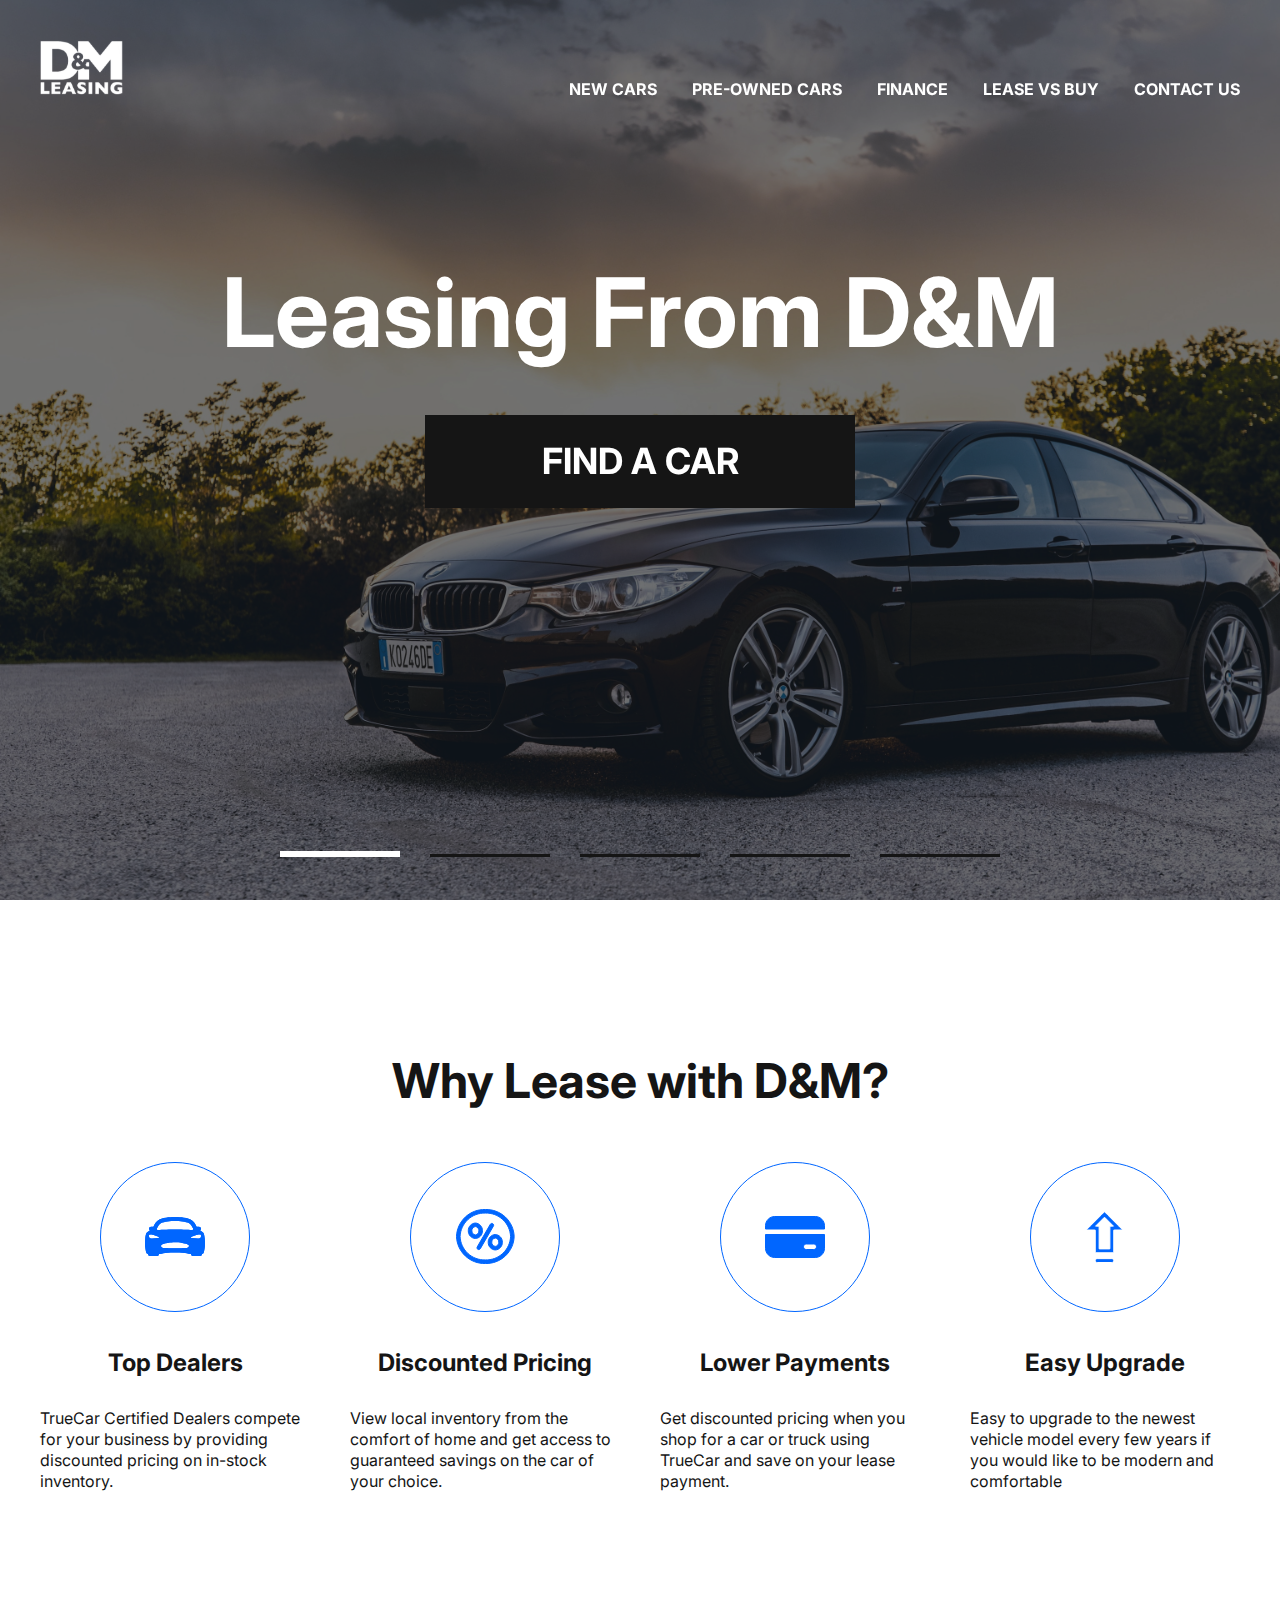
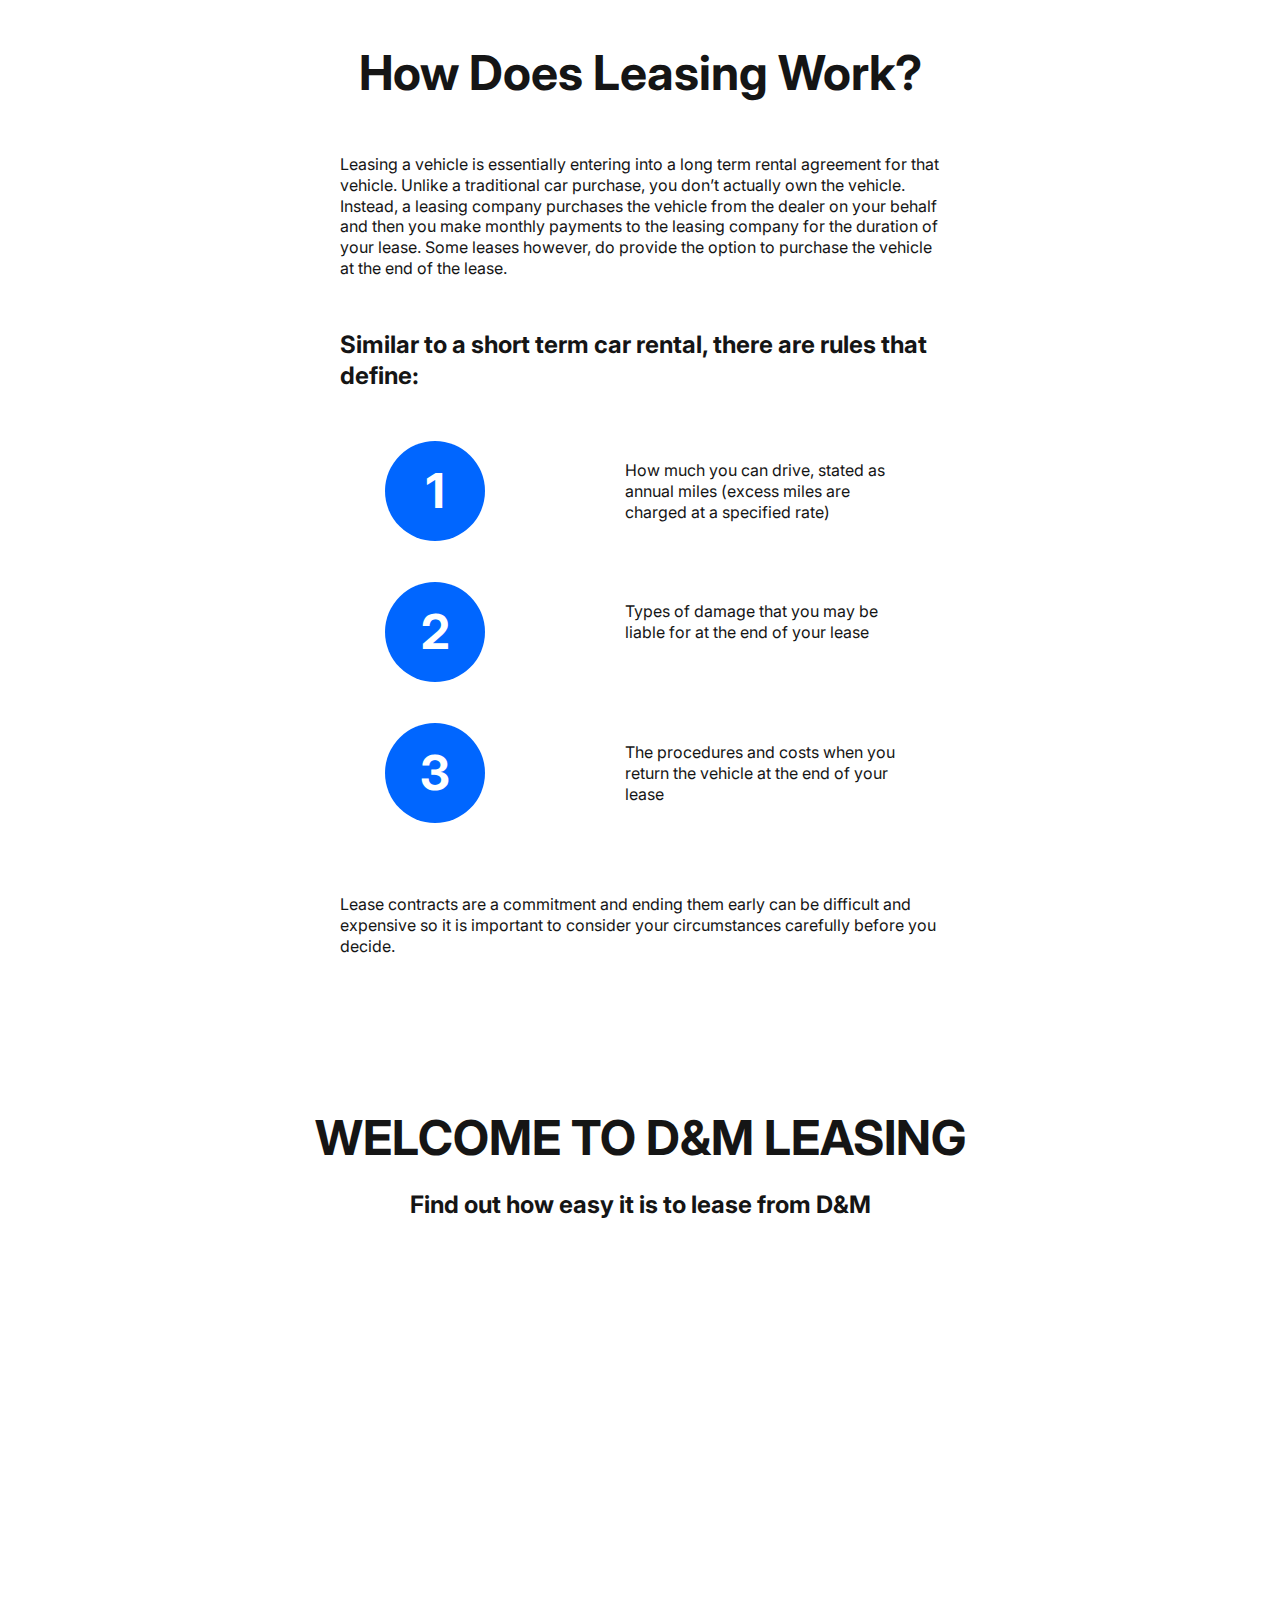
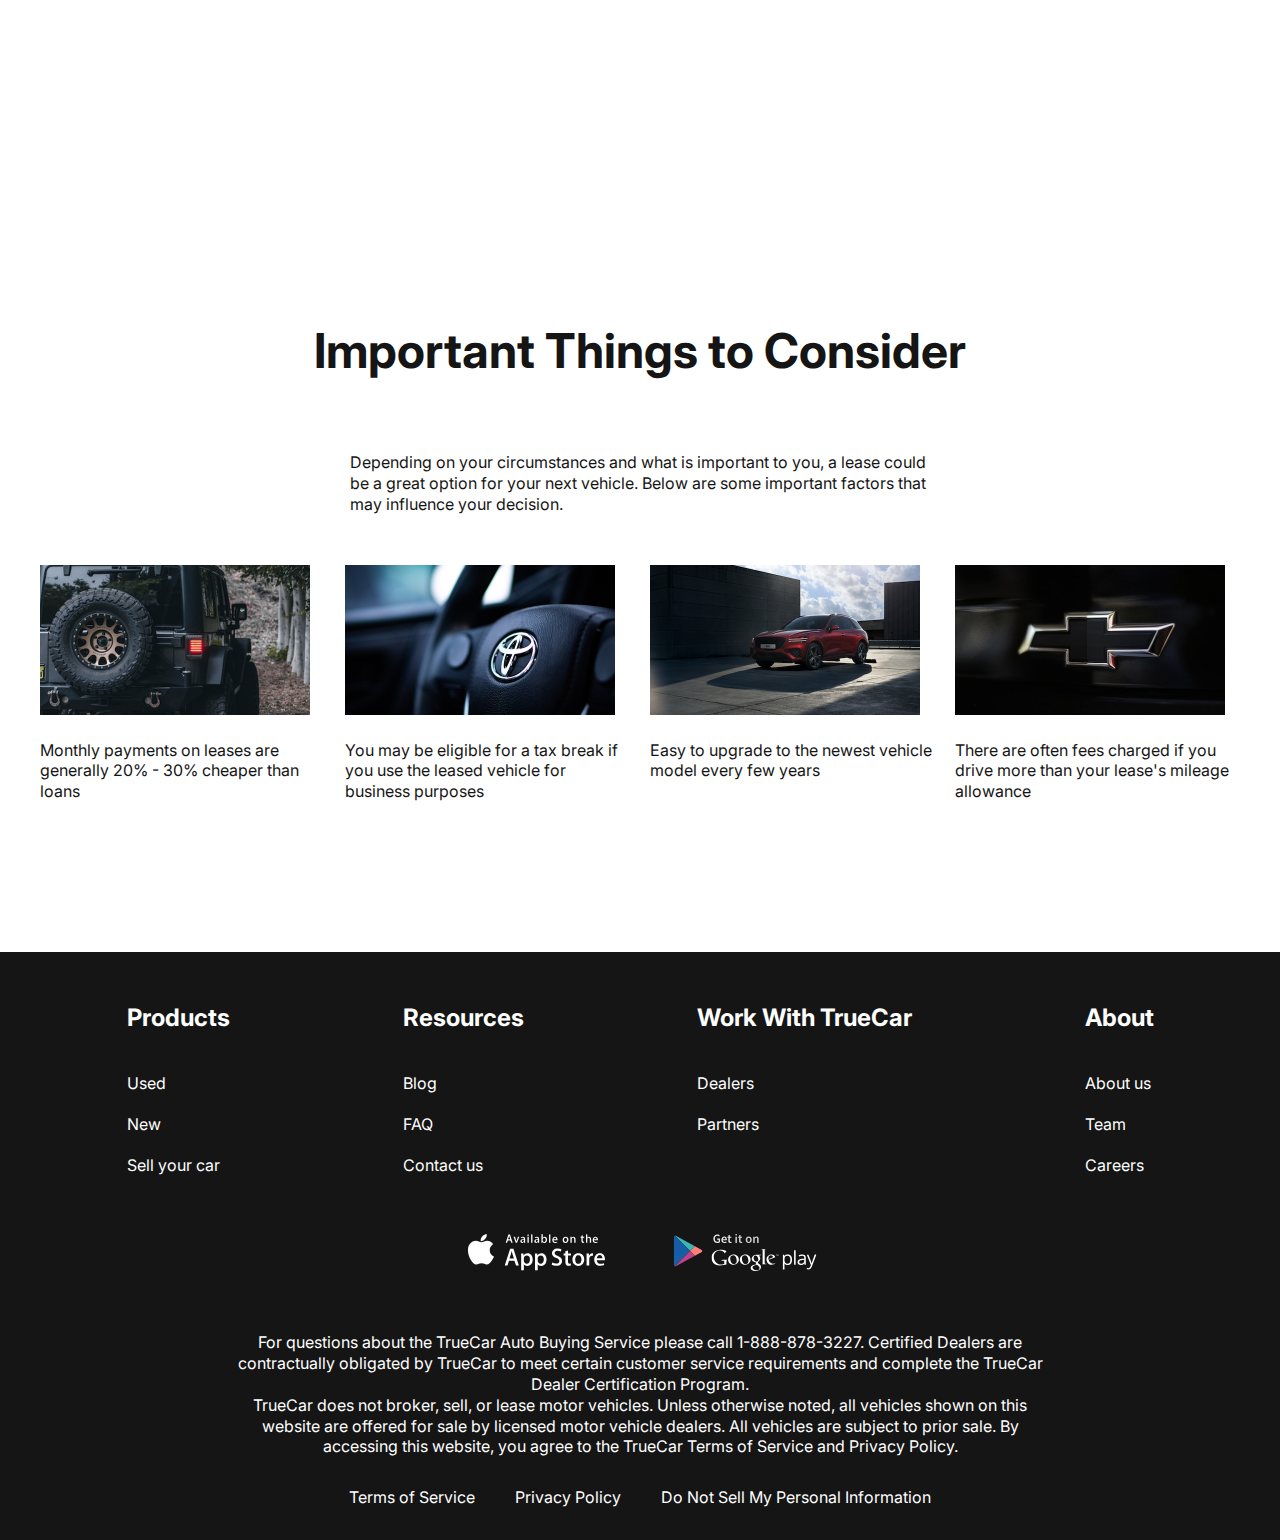
<file: index.html>
<!DOCTYPE html>
<html lang="en">

<head>
  <meta charset="UTF-8">
  <meta name="viewport" content="width=device-width, initial-scale=1.0">
  <meta http-equiv="X-UA-Compatible" content="ie=edge">
  <title>Document</title>
  <link href="https://fonts.googleapis.com/css2?family=Inter:wght@400;700&display=swap" rel="stylesheet">
  <link rel="stylesheet" href="css/reset.css">
  <link rel="stylesheet" href="css/swiper-bundle.min.css">
  <link rel="stylesheet" href="css/style.css">
  <link rel="stylesheet" href="css/media.css">
</head>

<body>
  <div class="wrapper">
    <header class="header header-main">
      <div class="container">
        <div class="header__inner">
          <a class="logo" href="#">
            <img class="logo__img" src="images/logo.svg" alt="">
          </a>
          <nav class="menu">
            <button class="menu__btn">
              <span></span>
              <span></span>
              <span></span>
            </button>
            <ul class="menu__list">
              <li class="menu__list-item"><a class="menu__list-link" href="new-cars.html">NEW CARS</a></li>
              <li class="menu__list-item"><a class="menu__list-link" href="#">PRE-OWNED CARS</a></li>
              <li class="menu__list-item"><a class="menu__list-link" href="#">FINANCE</a></li>
              <li class="menu__list-item"><a class="menu__list-link" href="#">LEASE VS BUY</a></li>
              <li class="menu__list-item"><a class="menu__list-link" href="contacts.html">CONTACT US</a></li>
            </ul>
          </nav>
        </div>
      </div>
    </header>

    <main class="main">
      <section class="top">
        <div class="container">
          <h1 class="title">Leasing From D&M</h1>
          <a class="top__link" href="#">FIND A CAR</a>
        </div>
      </section>
      <div class="slider">
        <div class="swiper">
          <div class="swiper-wrapper" style="background-image: url(images/bg.png);">
            <div class="swiper-slide" style="background-image: url(images/slider-1.jpg);"></div>
            <div class="swiper-slide" style="background-image: url(images/slider-2.jpg);"></div>
            <div class="swiper-slide" style="background-image: url(images/slider-3.jpg);"></div>
            <div class="swiper-slide" style="background-image: url(images/slider-4.jpg);"></div>
            <div class="swiper-slide" style="background-image: url(images/slider-5.jpeg);"></div>
          </div>
          <div class="swiper-pagination"></div>
        </div>
      </div>

      <section class="why-lease">
        <div class="container">
          <h2 class="section-title">Why Lease with D&M?</h2>
          <ul class="why-lease__list">
            <li class="why-lease__item">
              <img class="why-lease__item-img" src="images/why-lease/why-lease-1.svg" alt="">
              <h3 class="why-lease__item-title">Top Dealers</h3>
              <p class="why-lease__item-text">TrueCar Certified Dealers compete for your business by providing
                discounted pricing on in-stock inventory.
              </p>
            </li>
            <li class="why-lease__item">
              <img class="why-lease__item-img" src="images/why-lease/why-lease-2.svg" alt="">
              <h3 class="why-lease__item-title">Discounted Pricing</h3>
              <p class="why-lease__item-text">
                View local inventory from the comfort of home and get access to guaranteed savings on the car of your
                choice.
              </p>
            </li>
            <li class="why-lease__item">
              <img class="why-lease__item-img" src="images/why-lease/why-lease-3.svg" alt="">
              <h3 class="why-lease__item-title">Lower Payments</h3>
              <p class="why-lease__item-text">
                Get discounted pricing when you shop for a car or truck using TrueCar and save on your lease payment.
              </p>
            </li>
            <li class="why-lease__item">
              <img class="why-lease__item-img" src="images/why-lease/why-lease-4.svg" alt="">
              <h3 class="why-lease__item-title">Easy Upgrade</h3>
              <p class="why-lease__item-text">
                Easy to upgrade to the newest vehicle model every few years if you would like to be modern and
                comfortable
              </p>
            </li>
          </ul>
        </div>
      </section>

      <section class="how-does">
        <div class="container">
          <div class="how-does__inner">
            <h2 class="section-title">How Does Leasing Work?</h2>
            <p class="how-does__text">
              Leasing a vehicle is essentially entering into a long term rental agreement for that vehicle. Unlike a
              traditional car purchase, you don’t actually own the vehicle. Instead, a leasing company purchases the
              vehicle from the dealer on your behalf and then you make monthly payments to the leasing company for the
              duration of your lease. Some leases however, do provide the option to purchase the vehicle at the end of
              the lease.
            </p>
            <h4 class="how-does__title">Similar to a short term car rental, there are rules that define:</h4>
            <ol class="how-does__list">
              <li class="how-does__item">
                How much you can drive, stated as annual miles (excess miles are charged at a specified rate)
              </li>
              <li class="how-does__item">
                Types of damage that you may be liable for at the end of your lease
              </li>
              <li class="how-does__item">
                The procedures and costs when you return the vehicle at the end of your lease
              </li>
            </ol>
            <p class="how-does__text">
              Lease contracts are a commitment and ending them early can be difficult and expensive so it is important
              to consider your circumstances carefully before you decide.
            </p>
          </div>
        </div>
      </section>
      <section class="video">
        <div class="container">
          <h2 class="section-title video__title">WELCOME TO D&M LEASING</h2>
          <p class="video__text">Find out how easy it is to lease from D&M</p>
          <iframe class="video__content" width="1000" height="500" src="https://www.youtube.com/embed/rEAr_pSQMsQ"
            title="YouTube video player" frameborder="0"
            allow="accelerometer; autoplay; clipboard-write; encrypted-media; gyroscope; picture-in-picture; web-share"
            allowfullscreen></iframe>
        </div>
      </section>
      <section class="important">
        <div class="container">
          <h2 class="section-title important__title">Important Things to Consider</h2>
          <p class="important__text">
            Depending on your circumstances and what is important to you, a lease could be a great option for your next
            vehicle. Below are some important factors that may influence your decision.
          </p>
          <ul class="important__list">
            <li class="important__item">
              <img class="important__item-img" src="images/important/imp-1.jpg" alt="">
              <p class="important__item-text">
                Monthly payments on leases are generally 20% - 30% cheaper than loans
              </p>
            </li>
            <li class="important__item">
              <img class="important__item-img" src="images/important/imp-2.jpg" alt="">
              <p class="important__item-text">
                You may be eligible for a tax break if you use the leased vehicle for business purposes
              </p>
            </li>
            <li class="important__item">
              <img class="important__item-img" src="images/important/imp-3.jpg" alt="">
              <p class="important__item-text">
                Easy to upgrade to the newest vehicle model every few years
              </p>
            </li>
            <li class="important__item">
              <img class="important__item-img" src="images/important/imp-4.jpg" alt="">
              <p class="important__item-text">
                There are often fees charged if you drive more than your lease's mileage allowance
              </p>
            </li>
          </ul>
        </div>
      </section>
    </main>

    <footer class="footer">
      <div class="container">
        <nav class="footer__menu">
          <ul class="footer__menu-list">
            <li class="footer__menu-item">
              <p class="footer__menu-title">Products</p>
            </li>
            <li class="footer__menu-item"><a class="footer__menu-link" href="#">Used</a></li>
            <li class="footer__menu-item"><a class="footer__menu-link" href="#">New</a></li>
            <li class="footer__menu-item"><a class="footer__menu-link" href="#">Sell your car</a></li>
          </ul>
          <ul class="footer__menu-list">
            <li class="footer__menu-item">
              <p class="footer__menu-title">Resources</p>
            </li>
            <li class="footer__menu-item"><a class="footer__menu-link" href="#">Blog</a></li>
            <li class="footer__menu-item"><a class="footer__menu-link" href="#">FAQ</a></li>
            <li class="footer__menu-item"><a class="footer__menu-link" href="#">Contact us</a></li>
          </ul>
          <ul class="footer__menu-list">
            <li class="footer__menu-item">
              <p class="footer__menu-title">Work With TrueCar</p>
            </li>
            <li class="footer__menu-item"><a class="footer__menu-link" href="#">Dealers</a></li>
            <li class="footer__menu-item"><a class="footer__menu-link" href="#">Partners</a></li>
          </ul>
          <ul class="footer__menu-list">
            <li class="footer__menu-item">
              <p class="footer__menu-title">About</p>
            </li>
            <li class="footer__menu-item"><a class="footer__menu-link" href="#">About us</a></li>
            <li class="footer__menu-item"><a class="footer__menu-link" href="#">Team</a></li>
            <li class="footer__menu-item"><a class="footer__menu-link" href="#">Careers</a></li>
          </ul>
        </nav>
        <ul class="app">
          <li class="app__item">
            <a class="app__item-link" href="#">
              <img class="app__item-img" src="images/appstore.svg" alt="">
            </a>
          </li>
          <li class="app__item">
            <a class="app__item-link" href="#">
              <img class="app__item-img" src="images/googleplay.svg" alt="">
            </a>
          </li>
        </ul>
        <div class="footer__copy">
          <p class="footer__copy-text">For questions about the TrueCar Auto Buying Service please call 1-888-878-3227.
            Certified Dealers are contractually obligated by TrueCar to meet certain customer service requirements and
            complete the TrueCar Dealer Certification Program.
          </p>
          <p class="footer__copy-text">
            TrueCar does not broker, sell, or lease motor vehicles. Unless otherwise noted, all vehicles shown on this
            website are offered for sale by licensed motor vehicle dealers. All vehicles are subject to prior sale. By
            accessing this website, you agree to the TrueCar Terms of Service and Privacy Policy.
          </p>
        </div>
        <nav class="copy__nav">
          <ul class="copy__nav-list">
            <li class="copy__nav-item"><a class="copy__nav-link" href="#">Terms of Service</a></li>
            <li class="copy__nav-item"><a class="copy__nav-link" href="#">Privacy Policy</a></li>
            <li class="copy__nav-item"><a class="copy__nav-link" href="#">Do Not Sell My Personal Information</a></li>
          </ul>
        </nav>
      </div>
    </footer>
  </div>







  <script src="https://ajax.googleapis.com/ajax/libs/jquery/3.4.1/jquery.min.js"></script>
  <script src="js/swiper-bundle.min.js"></script>
  <script src="js/main.js"></script>
</body>

</html>
</file>
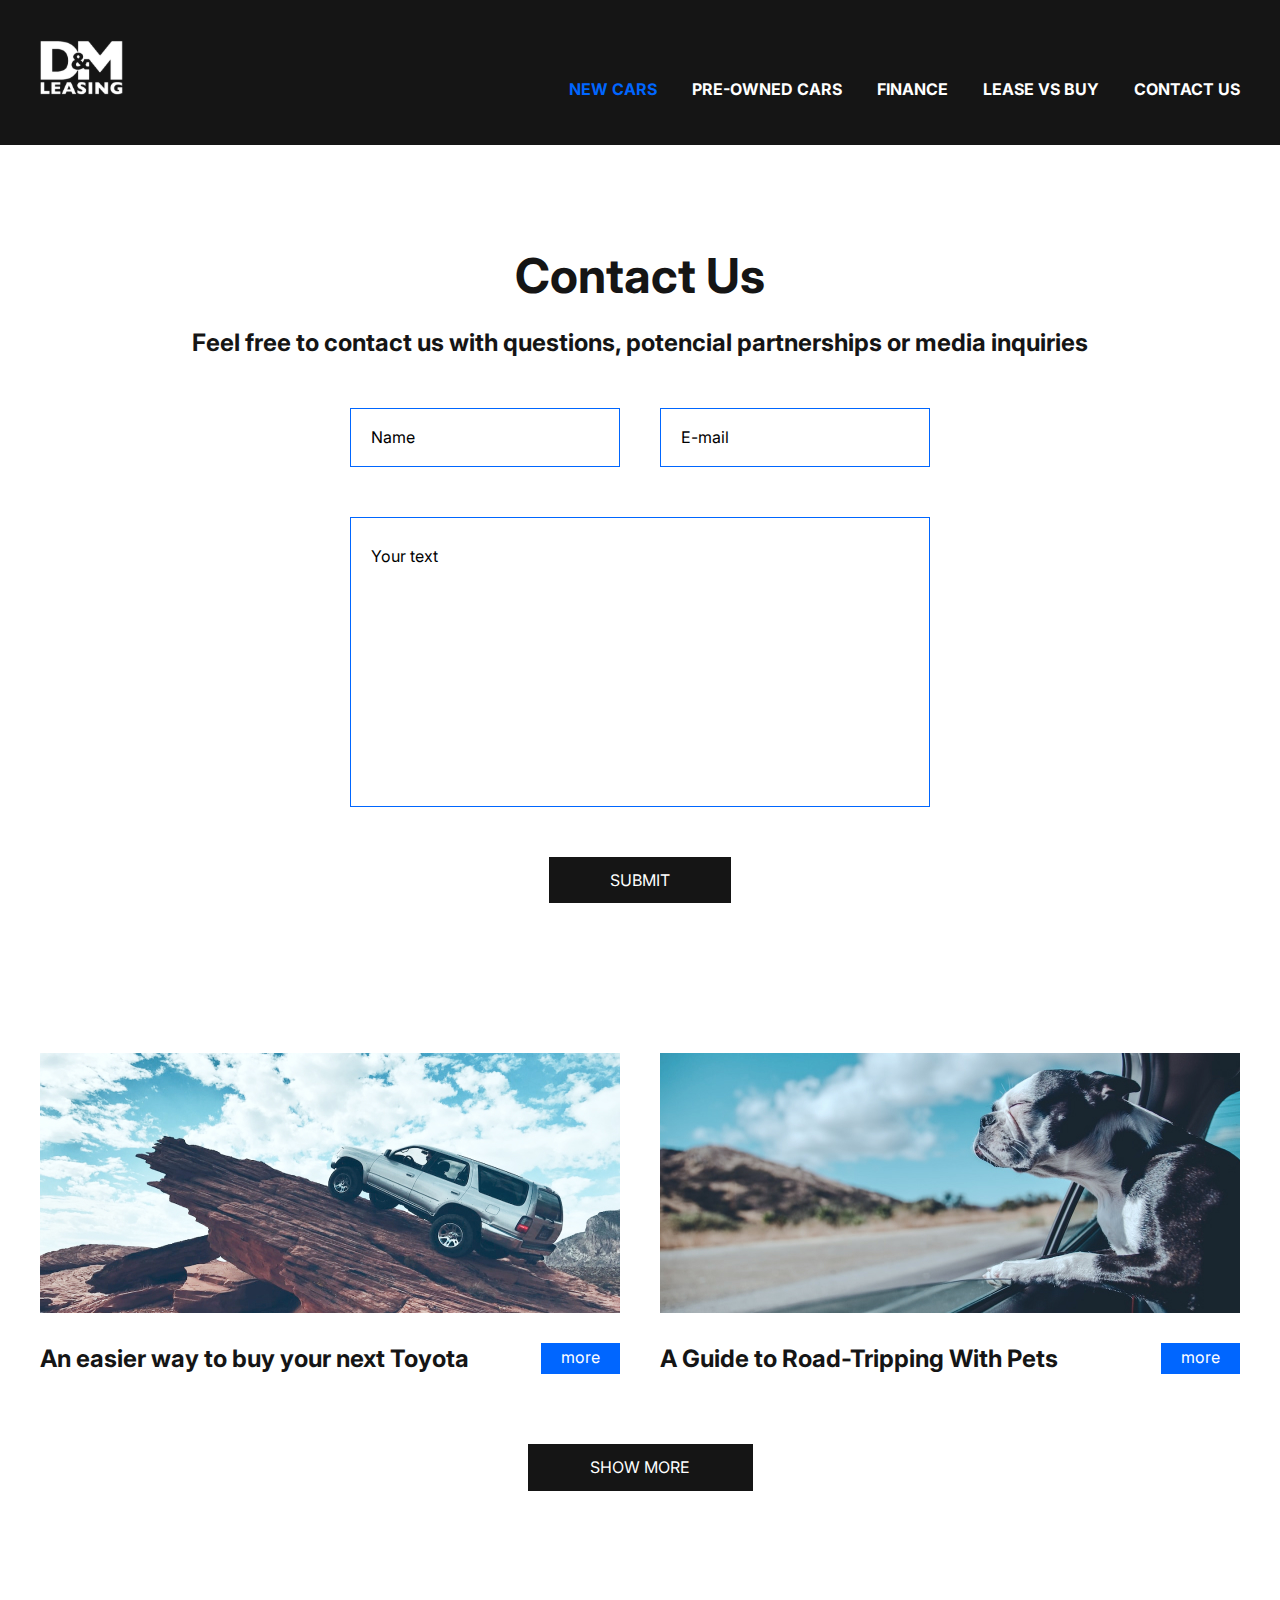
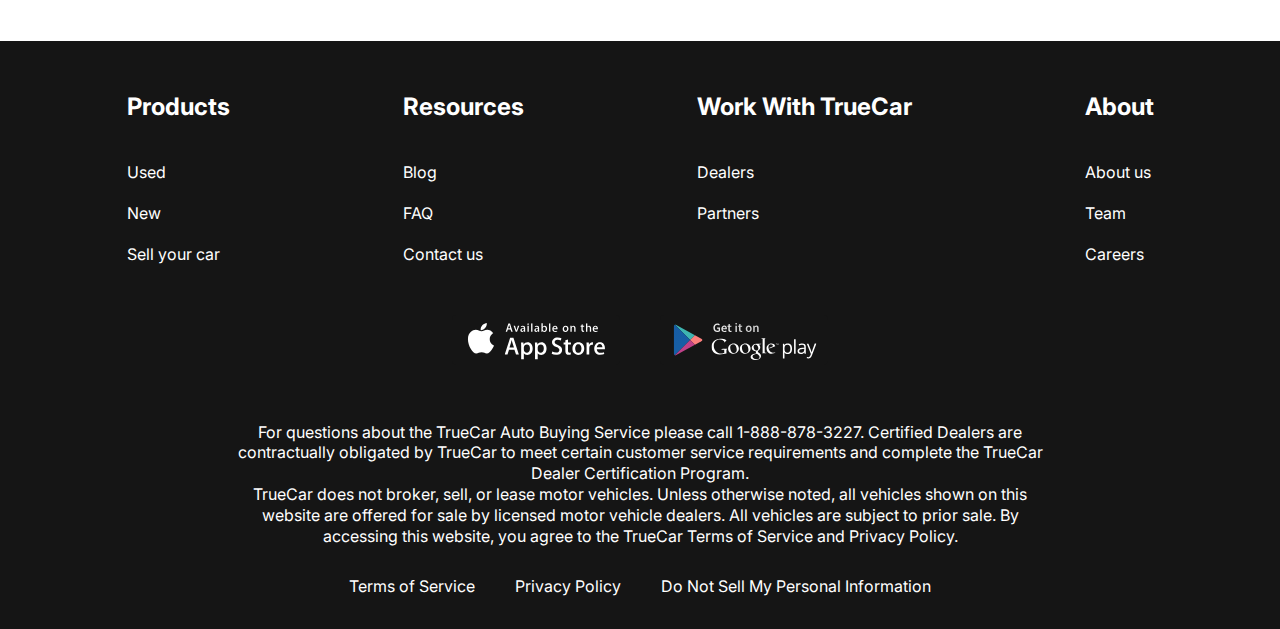
<file: contacts.html>
<!DOCTYPE html>
<html lang="en">

<head>
  <meta charset="UTF-8">
  <meta name="viewport" content="width=device-width, initial-scale=1.0">
  <meta http-equiv="X-UA-Compatible" content="ie=edge">
  <title>Document</title>
  <link href="https://fonts.googleapis.com/css2?family=Inter:wght@400;700&display=swap" rel="stylesheet">
  <link rel="stylesheet" href="css/reset.css">
  <link rel="stylesheet" href="css/style.css">
  <link rel="stylesheet" href="css/media.css">
</head>

<body>
  <div class="wrapper">
    <header class="header">
      <div class="container">
        <div class="header__inner">
          <a class="logo" href="index.html" target="_blank">
            <img class="logo__img" src="images/logo.svg" alt="">
          </a>
          <nav class="menu">
            <button class="menu__btn">
              <span></span>
              <span></span>
              <span></span>
            </button>
            <ul class="menu__list">
              <li class="menu__list-item"><a class="menu__list-link menu__list-link--active" href="new-cars.html"
                  target="_blank">NEW
                  CARS</a></li>
              <li class="menu__list-item"><a class="menu__list-link" href="#">PRE-OWNED CARS</a></li>
              <li class="menu__list-item"><a class="menu__list-link" href="#">FINANCE</a></li>
              <li class="menu__list-item"><a class="menu__list-link" href="#">LEASE VS BUY</a></li>
              <li class="menu__list-item"><a class="menu__list-link" href="contacts.html">CONTACT US</a></li>
            </ul>
          </nav>
        </div>
      </div>
    </header>

    <main class="main">
      <section class="contacts">
        <div class="container">
          <h2 class="section-title contacts-title">Contact Us</h2>
          <p class="contacts__text">Feel free to contact us with questions, potencial partnerships or media inquiries
          </p>
          <form class="form" action="#">
            <input class="form__input" type="text" placeholder="Name">
            <input class="form__input" type="email" placeholder="E-mail">
            <textarea class="form__textarea" placeholder="Your text"></textarea>
            <button class="form__btn" type="submit">SUBMIT</button>
          </form>
        </div>
      </section>
      <section class="blog">
        <div class="container">
          <div class="blog__items">
            <div class="blog__item">
              <img class="blog__item-img" src="images/blog/blog-1.jpg" alt="">
              <h4 class="blog__item-title">An easier way to buy your next Toyota</h4>
              <a class="blog__item-link" href="#">more</a>
            </div>
            <div class="blog__item">
              <img class="blog__item-img" src="images/blog/blog-2.jpg" alt="">
              <h4 class="blog__item-title">A Guide to Road-Tripping With Pets</h4>
              <a class="blog__item-link" href="#">more</a>
            </div>
          </div>
          <a class="showmore-link" href="#">SHOW MORE</a>
        </div>
      </section>
    </main>

    <footer class="footer">
      <div class="container">
        <nav class="footer__menu">
          <ul class="footer__menu-list">
            <li class="footer__menu-item">
              <p class="footer__menu-title">Products</p>
            </li>
            <li class="footer__menu-item"><a class="footer__menu-link" href="#">Used</a></li>
            <li class="footer__menu-item"><a class="footer__menu-link" href="#">New</a></li>
            <li class="footer__menu-item"><a class="footer__menu-link" href="#">Sell your car</a></li>
          </ul>
          <ul class="footer__menu-list">
            <li class="footer__menu-item">
              <p class="footer__menu-title">Resources</p>
            </li>
            <li class="footer__menu-item"><a class="footer__menu-link" href="#">Blog</a></li>
            <li class="footer__menu-item"><a class="footer__menu-link" href="#">FAQ</a></li>
            <li class="footer__menu-item"><a class="footer__menu-link" href="#">Contact us</a></li>
          </ul>
          <ul class="footer__menu-list">
            <li class="footer__menu-item">
              <p class="footer__menu-title">Work With TrueCar</p>
            </li>
            <li class="footer__menu-item"><a class="footer__menu-link" href="#">Dealers</a></li>
            <li class="footer__menu-item"><a class="footer__menu-link" href="#">Partners</a></li>
          </ul>
          <ul class="footer__menu-list">
            <li class="footer__menu-item">
              <p class="footer__menu-title">About</p>
            </li>
            <li class="footer__menu-item"><a class="footer__menu-link" href="#">About us</a></li>
            <li class="footer__menu-item"><a class="footer__menu-link" href="#">Team</a></li>
            <li class="footer__menu-item"><a class="footer__menu-link" href="#">Careers</a></li>
          </ul>
        </nav>
        <ul class="app">
          <li class="app__item">
            <a class="app__item-link" href="#">
              <img class="app__item-img" src="images/appstore.svg" alt="">
            </a>
          </li>
          <li class="app__item">
            <a class="app__item-link" href="#">
              <img class="app__item-img" src="images/googleplay.svg" alt="">
            </a>
          </li>
        </ul>
        <div class="footer__copy">
          <p class="footer__copy-text">For questions about the TrueCar Auto Buying Service please call 1-888-878-3227.
            Certified Dealers are contractually obligated by TrueCar to meet certain customer service requirements and
            complete the TrueCar Dealer Certification Program.
          </p>
          <p class="footer__copy-text">
            TrueCar does not broker, sell, or lease motor vehicles. Unless otherwise noted, all vehicles shown on this
            website are offered for sale by licensed motor vehicle dealers. All vehicles are subject to prior sale. By
            accessing this website, you agree to the TrueCar Terms of Service and Privacy Policy.
          </p>
        </div>
        <nav class="copy__nav">
          <ul class="copy__nav-list">
            <li class="copy__nav-item"><a class="copy__nav-link" href="#">Terms of Service</a></li>
            <li class="copy__nav-item"><a class="copy__nav-link" href="#">Privacy Policy</a></li>
            <li class="copy__nav-item"><a class="copy__nav-link" href="#">Do Not Sell My Personal Information</a></li>
          </ul>
        </nav>
      </div>
    </footer>
  </div>







  <script src="https://ajax.googleapis.com/ajax/libs/jquery/3.4.1/jquery.min.js"></script>
  <script src="js/main.js"></script>
</body>

</html>
</file>
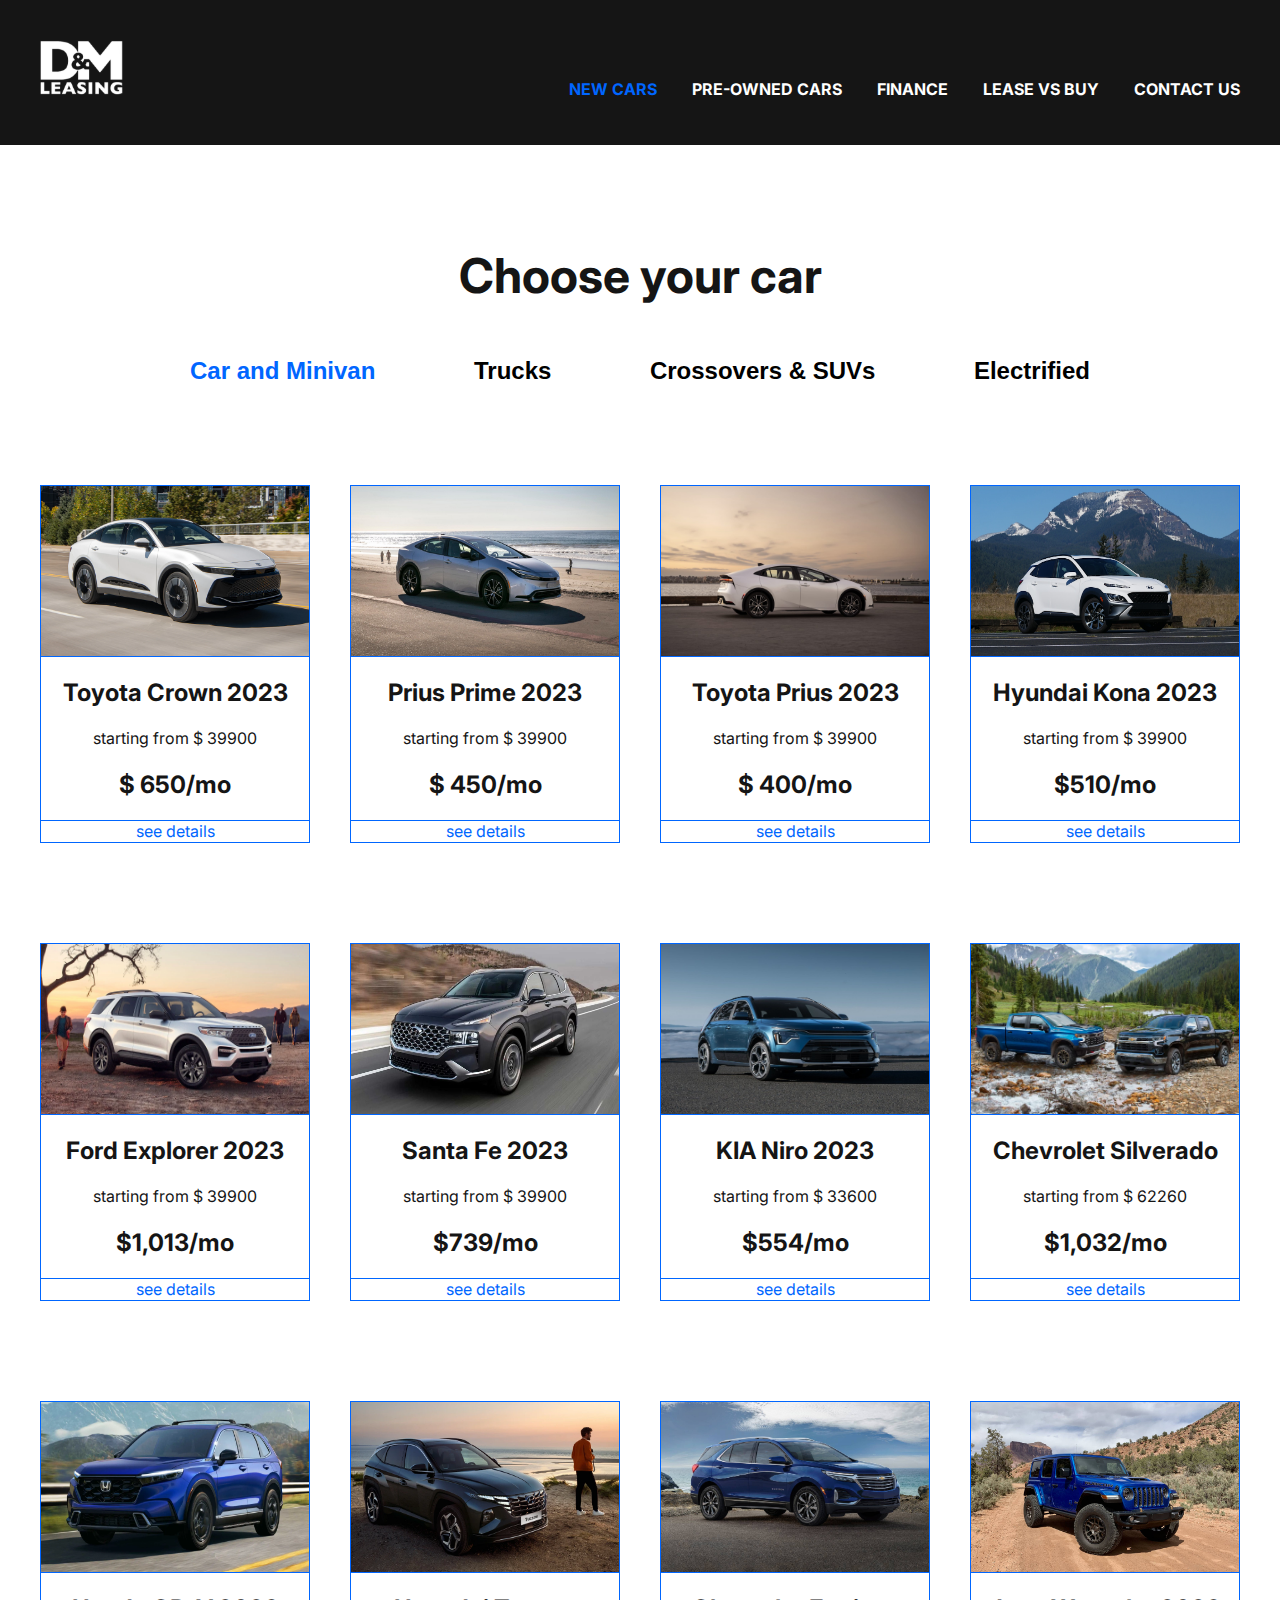
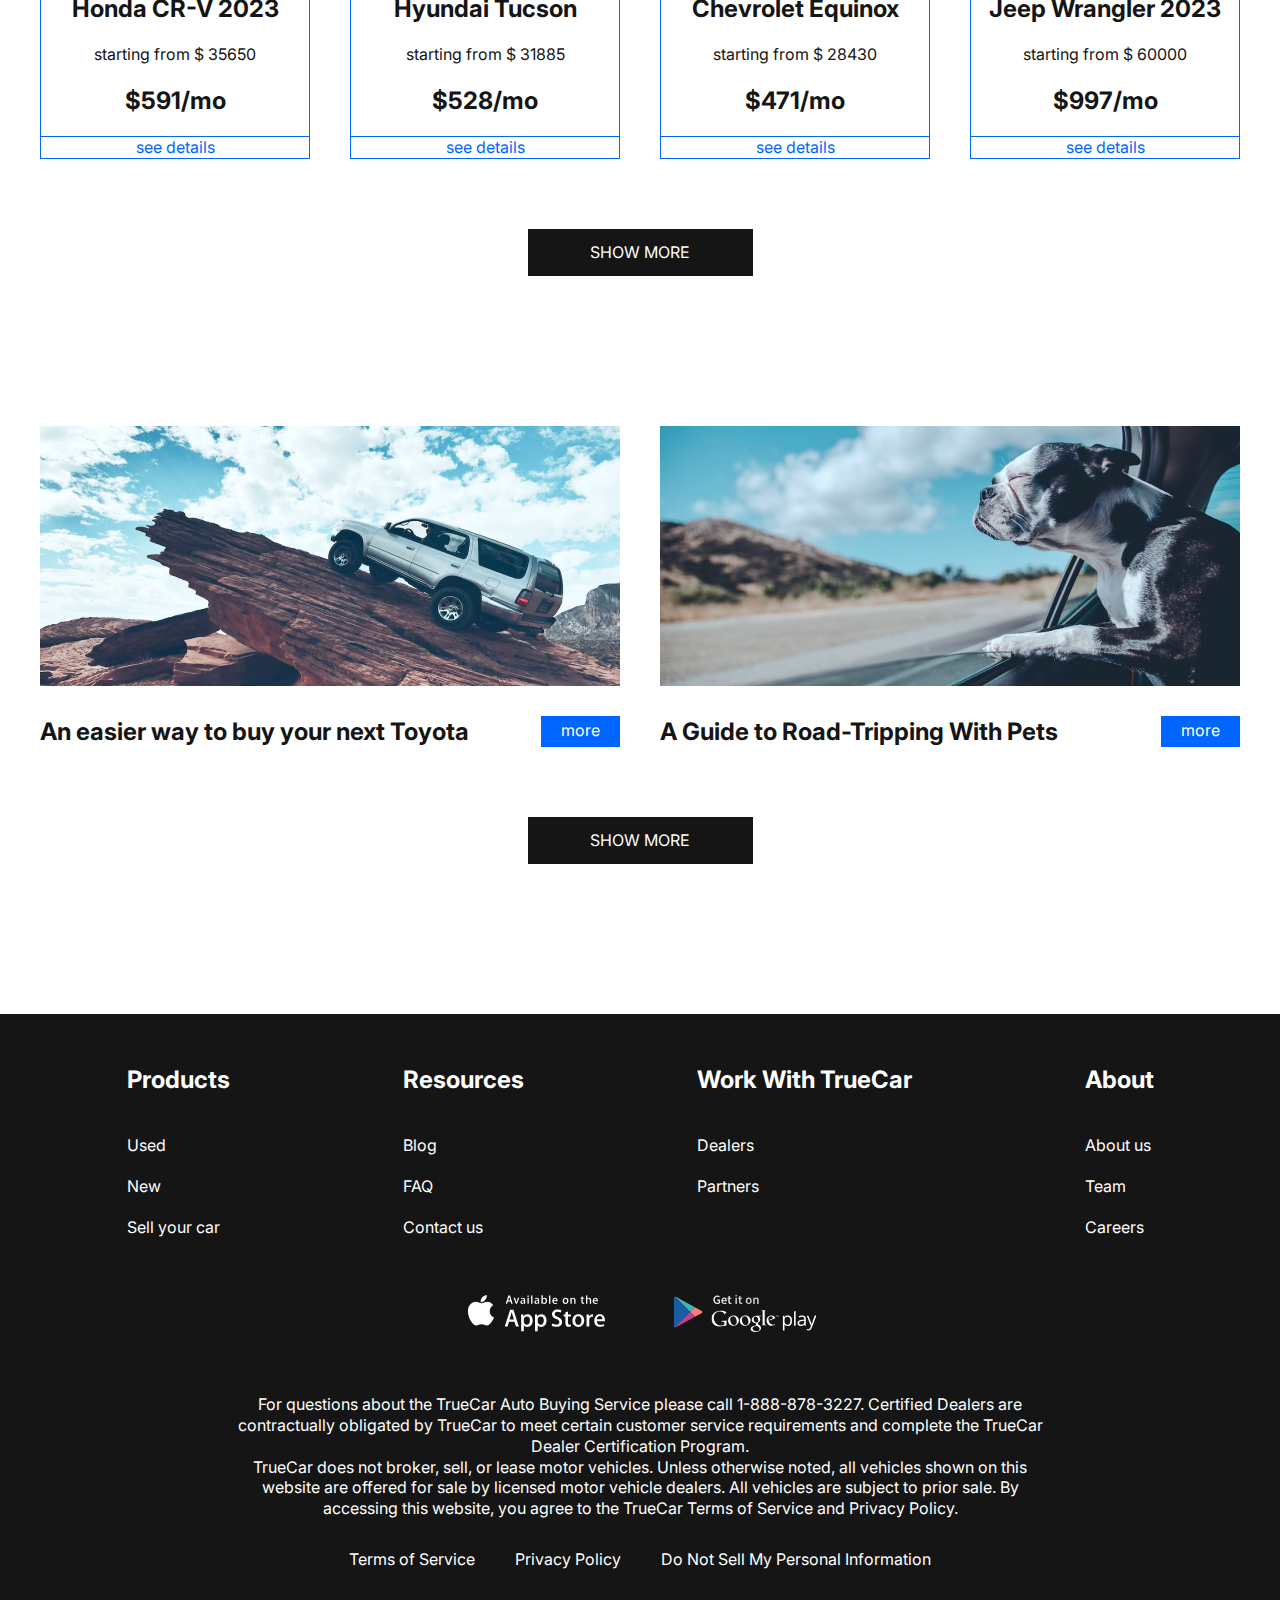
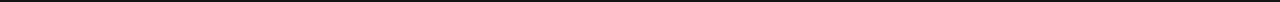
<file: new-cars.html>
<!DOCTYPE html>
<html lang="en">

<head>
  <meta charset="UTF-8">
  <meta name="viewport" content="width=device-width, initial-scale=1.0">
  <meta http-equiv="X-UA-Compatible" content="ie=edge">
  <title>Document</title>
  <link href="https://fonts.googleapis.com/css2?family=Inter:wght@400;700&display=swap" rel="stylesheet">
  <link rel="stylesheet" href="css/reset.css">
  <link rel="stylesheet" href="css/style.css">
  <link rel="stylesheet" href="css/media.css">
</head>

<body>
  <div class="wrapper">
    <header class="header">
      <div class="container">
        <div class="header__inner">
          <a class="logo" href="index.html" target="_blank">
            <img class="logo__img" src="images/logo.svg" alt="">
          </a>
          <nav class="menu">
            <button class="menu__btn">
              <span></span>
              <span></span>
              <span></span>
            </button>
            <ul class="menu__list">
              <li class="menu__list-item"><a class="menu__list-link menu__list-link--active" href="#">NEW CARS</a></li>
              <li class="menu__list-item"><a class="menu__list-link" href="#">PRE-OWNED CARS</a></li>
              <li class="menu__list-item"><a class="menu__list-link" href="#">FINANCE</a></li>
              <li class="menu__list-item"><a class="menu__list-link" href="#">LEASE VS BUY</a></li>
              <li class="menu__list-item"><a class="menu__list-link" href="contacts.html" target="_blank">CONTACT US</a>
              </li>
            </ul>
          </nav>
        </div>
      </div>
    </header>

    <main class="main">
      <section class="choose">
        <div class="container">
          <h2 class="section-title">Choose your car</h2>

          <div class="tabs">
            <div class="tabs__btn">
              <button class="tabs__btn-item tabs__btn-item--active" data-button="content-1">Car and Minivan</button>
              <button class="tabs__btn-item" data-button="content-2">Trucks</button>
              <button class="tabs__btn-item" data-button="content-3">Crossovers & SUVs</button>
              <button class="tabs__btn-item" data-button="content-4">Electrified</button>
            </div>
            <div class="tabs__content">
              <div class="tabs__content-item tabs__content-item--active" id="content-1">
                <div class="card">
                  <img class="card__img" src="images/card/card-1.png" alt="">
                  <div class="card__content">
                    <h4 class="card__title">Toyota Crown 2023</h4>
                    <p class="card__text">starting from $ 39900</p>
                    <p class="card__prace">$ 650/mo</p>
                  </div>
                  <a class="card__link" href="#">see details</a>
                </div>
                <div class="card">
                  <img class="card__img" src="images/card/card-2.jpg" alt="">
                  <div class="card__content">
                    <h4 class="card__title">Prius Prime 2023</h4>
                    <p class="card__text">starting from $ 39900</p>
                    <p class="card__prace"> $ 450/mo</p>
                  </div>
                  <a class="card__link" href="#">see details</a>
                </div>
                <div class="card">
                  <img class="card__img" src="images/card/card-3.jpg" alt="">
                  <div class="card__content">
                    <h4 class="card__title">Toyota Prius 2023</h4>
                    <p class="card__text">starting from $ 39900</p>
                    <p class="card__prace"> $ 400/mo</p>
                  </div>
                  <a class="card__link" href="#">see details</a>
                </div>
                <div class="card">
                  <img class="card__img" src="images/card/card-4.jpg" alt="">
                  <div class="card__content">
                    <h4 class="card__title">Hyundai Kona 2023</h4>
                    <p class="card__text">starting from $ 39900</p>
                    <p class="card__prace">$510/mo</p>
                  </div>
                  <a class="card__link" href="#">see details</a>
                </div>
                <div class="card">
                  <img class="card__img" src="images/card/card-5.png" alt="">
                  <div class="card__content">
                    <h4 class="card__title">Ford Explorer 2023</h4>
                    <p class="card__text">starting from $ 39900</p>
                    <p class="card__prace">$1,013/mo</p>
                  </div>
                  <a class="card__link" href="#">see details</a>
                </div>
                <div class="card">
                  <img class="card__img" src="images/card/card-6.jpg" alt="">
                  <div class="card__content">
                    <h4 class="card__title">Santa Fe 2023</h4>
                    <p class="card__text">starting from $ 39900</p>
                    <p class="card__prace">$739/mo</p>
                  </div>
                  <a class="card__link" href="#">see details</a>
                </div>
                <div class="card">
                  <img class="card__img" src="images/card/card-7.jpg" alt="">
                  <div class="card__content">
                    <h4 class="card__title">KIA Niro 2023</h4>
                    <p class="card__text">starting from $ 33600</p>
                    <p class="card__prace">$554/mo</p>
                  </div>
                  <a class="card__link" href="#">see details</a>
                </div>
                <div class="card">
                  <img class="card__img" src="images/card/card-8.png" alt="">
                  <div class="card__content">
                    <h4 class="card__title">Chevrolet Silverado</h4>
                    <p class="card__text">starting from $ 62260</p>
                    <p class="card__prace">$1,032/mo</p>
                  </div>
                  <a class="card__link" href="#">see details</a>
                </div>
                <div class="card">
                  <img class="card__img" src="images/card/card-9.png" alt="">
                  <div class="card__content">
                    <h4 class="card__title">Honda CR-V 2023</h4>
                    <p class="card__text">starting from $ 35650</p>
                    <p class="card__prace">$591/mo</p>
                  </div>
                  <a class="card__link" href="#">see details</a>
                </div>
                <div class="card">
                  <img class="card__img" src="images/card/card-10.png" alt="">
                  <div class="card__content">
                    <h4 class="card__title">Hyundai Tucson</h4>
                    <p class="card__text">starting from $ 31885</p>
                    <p class="card__prace">$528/mo</p>
                  </div>
                  <a class="card__link" href="#">see details</a>
                </div>
                <div class="card">
                  <img class="card__img" src="images/card/card-11.jpg" alt="">
                  <div class="card__content">
                    <h4 class="card__title">Chevrolet Equinox </h4>
                    <p class="card__text">starting from $ 28430</p>
                    <p class="card__prace">$471/mo</p>
                  </div>
                  <a class="card__link" href="#">see details</a>
                </div>
                <div class="card">
                  <img class="card__img" src="images/card/card-12.jpg" alt="">
                  <div class="card__content">
                    <h4 class="card__title">Jeep Wrangler 2023</h4>
                    <p class="card__text">starting from $ 60000</p>
                    <p class="card__prace">$997/mo</p>
                  </div>
                  <a class="card__link" href="#">see details</a>
                </div>

              </div>
              <div class="tabs__content-item" id="content-2">
                <div class="card">
                  <img class="card__img" src="images/card/card-10.png" alt="">
                  <div class="card__content">
                    <h4 class="card__title">Hyundai Tucson</h4>
                    <p class="card__text">starting from $ 31885</p>
                    <p class="card__prace">$528/mo</p>
                  </div>
                  <a class="card__link" href="#">see details</a>
                </div>
                <div class="card">
                  <img class="card__img" src="images/card/card-11.jpg" alt="">
                  <div class="card__content">
                    <h4 class="card__title">Chevrolet Equinox </h4>
                    <p class="card__text">starting from $ 28430</p>
                    <p class="card__prace">$471/mo</p>
                  </div>
                  <a class="card__link" href="#">see details</a>
                </div>

              </div>
              <div class="tabs__content-item" id="content-3">
                <div class="card">
                  <img class="card__img" src="images/card/card-3.jpg" alt="">
                  <div class="card__content">
                    <h4 class="card__title">Toyota Prius 2023</h4>
                    <p class="card__text">starting from $ 39900</p>
                    <p class="card__prace"> $ 400/mo</p>
                  </div>
                  <a class="card__link" href="#">see details</a>
                </div>
                <div class="card">
                  <img class="card__img" src="images/card/card-4.jpg" alt="">
                  <div class="card__content">
                    <h4 class="card__title">Hyundai Kona 2023</h4>
                    <p class="card__text">starting from $ 39900</p>
                    <p class="card__prace">$510/mo</p>
                  </div>
                  <a class="card__link" href="#">see details</a>
                </div>
                <div class="card">
                  <img class="card__img" src="images/card/card-5.png" alt="">
                  <div class="card__content">
                    <h4 class="card__title">Ford Explorer 2023</h4>
                    <p class="card__text">starting from $ 39900</p>
                    <p class="card__prace">$1,013/mo</p>
                  </div>
                  <a class="card__link" href="#">see details</a>
                </div>
              </div>
              <div class="tabs__content-item" id="content-4">
                <div class="card">
                  <img class="card__img" src="images/card/card-8.png" alt="">
                  <div class="card__content">
                    <h4 class="card__title">Chevrolet Silverado</h4>
                    <p class="card__text">starting from $ 62260</p>
                    <p class="card__prace">$1,032/mo</p>
                  </div>
                  <a class="card__link" href="#">see details</a>
                </div>
                <div class="card">
                  <img class="card__img" src="images/card/card-9.png" alt="">
                  <div class="card__content">
                    <h4 class="card__title">Honda CR-V 2023</h4>
                    <p class="card__text">starting from $ 35650</p>
                    <p class="card__prace">$591/mo</p>
                  </div>
                  <a class="card__link" href="#">see details</a>
                </div>
                <div class="card">
                  <img class="card__img" src="images/card/card-10.png" alt="">
                  <div class="card__content">
                    <h4 class="card__title">Hyundai Tucson</h4>
                    <p class="card__text">starting from $ 31885</p>
                    <p class="card__prace">$528/mo</p>
                  </div>
                  <a class="card__link" href="#">see details</a>
                </div>
                <div class="card">
                  <img class="card__img" src="images/card/card-11.jpg" alt="">
                  <div class="card__content">
                    <h4 class="card__title">Chevrolet Equinox </h4>
                    <p class="card__text">starting from $ 28430</p>
                    <p class="card__prace">$471/mo</p>
                  </div>
                  <a class="card__link" href="#">see details</a>
                </div>
                <div class="card">
                  <img class="card__img" src="images/card/card-12.jpg" alt="">
                  <div class="card__content">
                    <h4 class="card__title">Jeep Wrangler 2023</h4>
                    <p class="card__text">starting from $ 60000</p>
                    <p class="card__prace">$997/mo</p>
                  </div>
                  <a class="card__link" href="#">see details</a>
                </div>
              </div>
            </div>
          </div>

          <a class="showmore-link" href="#">SHOW MORE</a>
        </div>
      </section>

      <section class="blog">
        <div class="container">
          <div class="blog__items">
            <div class="blog__item">
              <img class="blog__item-img" src="images/blog/blog-1.jpg" alt="">
              <h4 class="blog__item-title">An easier way to buy your next Toyota</h4>
              <a class="blog__item-link" href="#">more</a>
            </div>
            <div class="blog__item">
              <img class="blog__item-img" src="images/blog/blog-2.jpg" alt="">
              <h4 class="blog__item-title">A Guide to Road-Tripping With Pets</h4>
              <a class="blog__item-link" href="#">more</a>
            </div>
          </div>
          <a class="showmore-link" href="#">SHOW MORE</a>
        </div>
      </section>
    </main>

    <footer class="footer">
      <div class="container">
        <nav class="footer__menu">
          <ul class="footer__menu-list">
            <li class="footer__menu-item">
              <p class="footer__menu-title">Products</p>
            </li>
            <li class="footer__menu-item"><a class="footer__menu-link" href="#">Used</a></li>
            <li class="footer__menu-item"><a class="footer__menu-link" href="#">New</a></li>
            <li class="footer__menu-item"><a class="footer__menu-link" href="#">Sell your car</a></li>
          </ul>
          <ul class="footer__menu-list">
            <li class="footer__menu-item">
              <p class="footer__menu-title">Resources</p>
            </li>
            <li class="footer__menu-item"><a class="footer__menu-link" href="#">Blog</a></li>
            <li class="footer__menu-item"><a class="footer__menu-link" href="#">FAQ</a></li>
            <li class="footer__menu-item"><a class="footer__menu-link" href="#">Contact us</a></li>
          </ul>
          <ul class="footer__menu-list">
            <li class="footer__menu-item">
              <p class="footer__menu-title">Work With TrueCar</p>
            </li>
            <li class="footer__menu-item"><a class="footer__menu-link" href="#">Dealers</a></li>
            <li class="footer__menu-item"><a class="footer__menu-link" href="#">Partners</a></li>
          </ul>
          <ul class="footer__menu-list">
            <li class="footer__menu-item">
              <p class="footer__menu-title">About</p>
            </li>
            <li class="footer__menu-item"><a class="footer__menu-link" href="#">About us</a></li>
            <li class="footer__menu-item"><a class="footer__menu-link" href="#">Team</a></li>
            <li class="footer__menu-item"><a class="footer__menu-link" href="#">Careers</a></li>
          </ul>
        </nav>
        <ul class="app">
          <li class="app__item">
            <a class="app__item-link" href="#">
              <img class="app__item-img" src="images/appstore.svg" alt="">
            </a>
          </li>
          <li class="app__item">
            <a class="app__item-link" href="#">
              <img class="app__item-img" src="images/googleplay.svg" alt="">
            </a>
          </li>
        </ul>
        <div class="footer__copy">
          <p class="footer__copy-text">For questions about the TrueCar Auto Buying Service please call 1-888-878-3227.
            Certified Dealers are contractually obligated by TrueCar to meet certain customer service requirements and
            complete the TrueCar Dealer Certification Program.
          </p>
          <p class="footer__copy-text">
            TrueCar does not broker, sell, or lease motor vehicles. Unless otherwise noted, all vehicles shown on this
            website are offered for sale by licensed motor vehicle dealers. All vehicles are subject to prior sale. By
            accessing this website, you agree to the TrueCar Terms of Service and Privacy Policy.
          </p>
        </div>
        <nav class="copy__nav">
          <ul class="copy__nav-list">
            <li class="copy__nav-item"><a class="copy__nav-link" href="#">Terms of Service</a></li>
            <li class="copy__nav-item"><a class="copy__nav-link" href="#">Privacy Policy</a></li>
            <li class="copy__nav-item"><a class="copy__nav-link" href="#">Do Not Sell My Personal Information</a></li>
          </ul>
        </nav>
      </div>
    </footer>
  </div>







  <script src="https://ajax.googleapis.com/ajax/libs/jquery/3.4.1/jquery.min.js"></script>
  <script src="js/main.js"></script>
</body>

</html>
</file>
<file: css/style.css>
*,
*::after,
*::before {
  box-sizing: border-box;
}

html,
body {
  height: 100%;
}

a {
  color: inherit;
  display: inline-block;
  text-decoration: none;
}

ul {
  list-style: none;
  margin: 0;
  padding: 0;
}

li {
  display: inline-block;
}

input,
textarea {
  outline: none;
}

button {
  outline: none;
  border-style: none;
  text-align: center;
  cursor: pointer;
  padding: 0;
  background: transparent;
}

.section-title {
  margin-bottom: 50px;
  font-size: 48px;
  font-weight: 700;
  text-align: center;
}

.container {
  max-width: 1220px;
  padding: 0 10px;
  margin: 0 auto;
}

body {
  font-family: "Inter", sans-serif;
  font-weight: 400;
  font-size: 16px;
  line-height: 1.3;
  color: #151515;
}

.wrapper {
  min-height: 100%;
  display: flex;
  flex-direction: column;
}

.header {
  background-color: #151515;
}

.header-main {
  background-color: transparent;
  position: absolute;
  z-index: 6;
  right: 0;
  left: 0;
}

.header__inner {
  display: flex;
  justify-content: space-between;
  align-items: flex-end;
  padding: 40px 0 45px;
}

.menu__btn {
  display: none;
}

.menu__list {
  display: flex;
  gap: 35px;
}

.menu__list-link {
  color: #fff;
  text-transform: uppercase;
  font-weight: 700;
}

.menu__list-link--active {
  color: #0066ff;
}

.main {
  flex-grow: 1;
}

/* top */

.top {
  color: #fff;
  text-align: center;
  padding-top: 250px;
  padding-bottom: 50px;
  position: absolute;
  z-index: 5;
  right: 0;
  left: 0;
  /* background-image: linear-gradient(180deg, #2d2a2a, transparent); */
}

.title {
  padding-bottom: 40px;
  font-weight: 700;
  font-size: 96px;
}

.top__link {
  font-weight: 700;
  font-size: 36px;
  background: #151515;
  padding: 23px;
  max-width: 430px;
  width: 100%;
  text-transform: uppercase;
  display: inline-block;
}

/* swiper-slide */
.swiper::after {
  content: "";
  background: rgba(21, 21, 21, 0.6);
  position: absolute;
  z-index: 5;
  top: 0;
  right: 0;
  bottom: 0;
  left: 0;
}

.swiper-slide {
  height: 100vh;
  background-repeat: no-repeat;
  background-size: cover;
  background-position: center;
}

.swiper-pagination-bullet {
  width: 120px;
  height: 3px;
  border-radius: 0;
  background-color: #151515;
  opacity: 1;
  margin: 0 15px !important;
  margin-bottom: 30px !important;
}

.swiper-pagination-bullet-active {
  height: 6px;
  border-radius: 0;
  background-color: #fff;
}

/* why-lease */
.why-lease {
  padding: 150px 0;
}

.why-lease__list {
  display: grid;
  grid-template-columns: repeat(4, 1fr);
  gap: 40px;
  text-align: center;
}

.why-lease__item-img {
  margin-bottom: 30px;
}

.why-lease__item-title {
  margin-bottom: 30px;
  font-size: 24px;
  font-weight: 700;
}

.why-lease__item-text {
  text-align: left;
}

/* how-does */
.how-does {
  padding-bottom: 150px;
}

.how-does__inner {
  max-width: 600px;
  margin: 0 auto;
}

.how-does__title {
  font-size: 24px;
  font-weight: 700;
  padding-top: 50px;
}

.how-does__list {
  padding: 50px 0 70px;
  counter-reset: myCounter;
  text-align: center;
}

.how-does__item {
  width: 270px;
  position: relative;
  margin-left: auto;
  box-sizing: content-box;
  padding: 19px 0 19px 240px;
  min-height: 63px;
  text-align: left;
}

.how-does__item + .how-does__item {
  margin-top: 40px;
}

.how-does__item::before {
  counter-increment: myCounter;
  content: counter(myCounter);
  display: flex;
  justify-content: center;
  align-items: center;
  background-color: #0066ff;
  font-size: 48px;
  font-weight: 700;
  width: 100px;
  height: 100px;
  border-radius: 50%;
  color: #fff;
  position: absolute;
  left: 0;
  top: 0;
}

/* video */
.video {
  padding-bottom: 150px;
}

.video__title {
  margin-bottom: 20px;
}

.video__text {
  font-size: 24px;
  font-weight: 700;
  margin-bottom: 50px;
  text-align: center;
}

.video__content {
  margin: 0 auto;
  display: block;
}

/* important */
.important {
  padding-bottom: 150px;
}

.important__title {
  padding-bottom: 20px;
}

.important__text {
  max-width: 580px;
  margin: 0 auto 50px;
}

.important__list {
  display: grid;
  gap: 20px;
  grid-template-columns: repeat(4, 1fr);
}

.important__item-img {
  margin-bottom: 20px;
}

/* footer */
.footer {
  padding: 50px 0 32px;
  color: #fff;
  background: #151515;
}

.footer__menu {
  display: flex;
  justify-content: space-around;
  margin-bottom: 50px;
}

.footer__menu-list {
  max-width: 250px;
}

.footer__menu-item {
  display: block;
}

.footer__menu-title {
  font-weight: 700;
  font-size: 24px;
  padding-bottom: 20px;
}

.footer__menu-item + .footer__menu-item {
  padding-top: 20px;
}

.app {
  display: flex;
  justify-content: center;
  gap: 40px;
  margin-bottom: 52px;
}

.footer__copy {
  max-width: 806px;
  margin: 0 auto 30px;
  text-align: center;
}

.copy__nav-list {
  display: flex;
  gap: 40px;
  justify-content: center;
}

/* contacts */
.contacts {
  padding: 100px 0 150px;
}

.contacts-title {
  margin-bottom: 20px;
}

.contacts__text {
  text-align: center;
  font-size: 24px;
  font-weight: 700;
  margin-bottom: 50px;
  padding: 0 100px;
}

.form {
  max-width: 580px;
  margin: 0 auto;
  display: flex;
  justify-content: space-between;
  flex-wrap: wrap;
}

.form__input {
  width: 270px;
  padding: 18px 20px;
  display: inline-block;
  border: 1px solid #0066ff;
  margin-bottom: 50px;
  font-family: "Inter", sans-serif;
  font-weight: 400;
  font-size: 16px;
  line-height: 1.3;
  color: #000;
}

.form__input::placeholder,
.form__textarea::placeholder {
  font-family: "Inter", sans-serif;
  font-weight: 400;
  font-size: 16px;
  line-height: 1.3;
  color: #000;
}

.form__textarea {
  width: 100%;
  height: 290px;
  border: 1px solid #0066ff;
  resize: none;
  padding: 28px 20px;
  font-family: "Inter", sans-serif;
  font-weight: 400;
  font-size: 16px;
  line-height: 1.3;
  color: #000;
  margin-bottom: 50px;
}

.form__btn {
  text-transform: uppercase;
  color: #fff;
  background-color: #151515;
  font-family: "Inter", sans-serif;
  font-weight: 400;
  font-size: 16px;
  padding: 13px 61px;
  margin: 0 auto;
}

/* blog */
.blog {
  padding-bottom: 150px;
}

.blog__items {
  display: grid;
  grid-template-columns: repeat(2, 1fr);
  gap: 40px;
  margin-bottom: 70px;
}

.blog__item {
  display: flex;
  justify-content: space-between;
  flex-wrap: wrap;
}

.blog__item-img {
  margin-bottom: 30px;
  width: 100%;
}

.blog__item-title {
  flex-basis: 446px;
  font-size: 24px;
  font-weight: 700;
}

.blog__item-link {
  color: #fff;
  background-color: #0066ff;
  padding: 4px 20px;
}

.showmore-link {
  text-transform: uppercase;
  background-color: #151515;
  color: #fff;
  padding: 13px;
  width: 225px;
  margin: 0 auto;
  text-align: center;
  display: block;
}

.choose {
  padding: 100px 0 150px;
}

.tabs__btn {
  padding: 0 150px 100px;
  display: flex;
  justify-content: space-between;
  gap: 80px;
}

.tabs__btn-item {
  font-size: 24px;
  font-weight: 700;
  cursor: pointer;
  padding: 0;
  background-color: transparent;
}

.tabs__btn-item--active {
  color: #0066ff;
}

.tabs__content {
  padding-bottom: 70px;
}

.tabs__content-item {
  display: none;
  grid-template-columns: repeat(4, 1fr);
  gap: 100px 40px;
}

.tabs__content-item.tabs__content-item--active {
  display: grid;
}

.card {
  text-align: center;
  border: 1px solid #0066ff;
}

.card__img {
  max-width: 270px;
  height: 170px;
  width: 100%;
  display: block;
}

.card__content {
  border-top: 1px solid #0066ff;
  border-bottom: 1px solid #0066ff;
  padding: 20px 0;
}

.card__title {
  font-size: 24px;
  font-weight: 700;
  margin-bottom: 20px;
  padding: 0 5px;
}

.card__text {
  padding: 0 5px;
  margin-bottom: 20px;
}

.card__prace {
  padding: 0 5px;
  font-size: 24px;
  font-weight: 700;
}

.card__link {
  color: #0066ff;
  font-size: 16px;
  font-weight: 400;
}
</file>
<file: css/media.css>
@media (max-width: 1180px) {
  .important__list {
    gap: 30px 20px;
  }

  .important__item-img {
    width: 100%;
  }
  .tabs__content-item {
    grid-template-columns: repeat(3, 1fr);
  }

  .card__img {
    max-width: 100%;
  }

  .tabs__btn {
    padding: 0 50px 100px;
    gap: 20px;
  }
}

@media (max-width: 1140px) {
  .blog__item-title {
    margin-bottom: 10px;
  }

  .blog__item-link {
    margin-left: auto;
  }
}

@media (max-width: 1040px) {
  .video__content {
    width: 100%;
  }
}

@media (max-width: 860px) {
  .logo {
    z-index: 1;
    position: relative;
  }

  .menu__btn {
    width: 30px;
    height: 20px;
    display: flex;
    flex-direction: column;
    justify-content: space-between;
    z-index: 1;
    position: relative;
  }

  .menu__btn span {
    height: 2px;
    background-color: #fff;
    width: 100%;
  }

  .menu__list {
    position: absolute;
    /* background-color: #151515; */
    background-color: #151515f0;
    flex-direction: column;
    top: 0;
    left: 0;
    right: 0;
    bottom: 0;
    align-items: center;
    justify-content: space-between;
    height: 470px;
    padding-top: 40px;
    padding-bottom: 40px;
    text-align: center;
    transform: translateY(-150%);
    transition: transform 0.3s ease;
  }

  .menu__list.menu__list--active {
    transform: translateY(0%);
  }

  .menu__list-item {
    width: 100%;
  }

  .menu__list-link {
    display: block;
    padding: 15px 0;
  }

  .why-lease__list {
    grid-template-columns: repeat(2, 1fr);
    gap: 20px;
  }

  .important__list {
    grid-template-columns: repeat(2, 1fr);
  }

  .tabs__content-item {
    grid-template-columns: repeat(2, 1fr);
  }

  .tabs__btn {
    padding: 0 0 50px;
    gap: 20px;
  }
}

@media (max-width: 778px) {
  .footer__menu {
    display: grid;
    grid-template-columns: repeat(2, 1fr);
    gap: 40px;
  }

  .footer__menu-list {
    margin: 0 auto;
    width: 100%;
    text-align: center;
  }

  .footer__menu-item + .footer__menu-item {
    padding-top: 10px;
  }

  .video__content {
    width: 90%;
    height: 400px;
  }

  .title {
    font-size: 55px;
  }

  .top__link {
    font-size: 22px;
    padding: 14px;
    max-width: 220px;
  }

  .swiper-pagination-bullet {
    width: 60px;
  }

  .swiper-pagination-bullet-active {
    height: 3px;
  }

  .section-title {
    font-size: 40px;
  }

  .tabs__btn-item {
    font-size: 22px;
  }

  .tabs__btn {
    padding: 0 0 50px;
    gap: 15px;
    flex-direction: column;
  }
}

@media (max-width: 600px) {
  .contacts {
    padding: 50px 0;
  }

  .contacts__text {
    padding: 0 30px;
    font-size: 20px;
  }

  .form__input {
    width: 100%;
    margin-bottom: 30px;
  }
  .blog {
    padding-bottom: 80px;
  }
}

@media (max-width: 580px) {
  .tabs__content-item {
    grid-template-columns: repeat(1, 1fr);
  }

  .card {
    width: 100%;
  }

  .card__img {
    height: auto;
  }

  .blog__items {
    grid-template-columns: repeat(1, 1fr);
    gap: 40px;
  }

  .blog__item-title {
    flex-basis: 100%;
  }
}

@media (max-width: 550px) {
  .header__inner {
    display: flex;
    justify-content: space-between;
    align-items: center;
    padding: 40px 0 45px;
  }

  .menu__list {
    height: 560px;
    padding-top: 122px;
    padding-bottom: 40px;
  }

  .title {
    font-size: 52px;
  }

  .swiper-pagination-bullet {
    width: 35px;
    margin: 0 5px !important;
  }

  .why-lease,
  .how-does,
  .video,
  .important {
    padding: 50px 0;
  }

  .section-title {
    font-size: 30px;
    margin-bottom: 30px;
  }

  .why-lease__list {
    grid-template-columns: repeat(1, 1fr);
    gap: 20px;
  }

  .why-lease__item-img {
    width: 100px;
    height: 100px;
    margin-bottom: 15px;
  }

  .why-lease__item-title {
    margin-bottom: 15px;
    font-size: 22px;
    font-weight: 700;
  }

  .why-lease__item-text {
    text-align: center;
  }

  .how-does__inner {
    text-align: center;
  }

  .how-does__item {
    padding: 65px 0 19px 0;
    margin-right: auto;
  }

  .how-does__item::before {
    right: 0;
    margin: 0 auto;
    width: 50px;
    height: 50px;
    font-size: 32px;
  }

  .how-does__item + .how-does__item {
    margin-top: 10px;
  }

  .how-does__list {
    padding: 50px 0 50px;
  }

  .video__content {
    height: 180px;
  }

  .important__title {
    padding-bottom: 0px;
  }

  .important__list {
    grid-template-columns: repeat(1, 1fr);
  }

  .important__text {
    text-align: center;
  }

  .important__item-img {
    margin-bottom: 10px;
  }

  .footer__menu {
    grid-template-columns: repeat(1, 1fr);
    text-align: center;
  }

  .footer__menu-item + .footer__menu-item {
    padding-top: 5px;
  }

  .footer__menu-title {
    font-size: 20px;
    padding-bottom: 5px;
  }

  .app {
    gap: 5px;
    margin-bottom: 52px;
    flex-direction: column;
    align-items: center;
  }

  .copy__nav-list {
    display: grid;
    gap: 15px;
    text-align: center;
  }

  .choose {
    padding: 55px 0 150px;
  }

  .tabs {
    padding-top: 50px;
  }

  .tabs__btn-item {
    font-size: 20px;
  }

  .tabs__content-item {
    gap: 45px 40px;
  }

  .card__content {
    padding: 8px 0;
  }

  .card__title {
    font-size: 20px;
    margin-bottom: 5px;
  }

  .card__text {
    margin-bottom: 5px;
  }

  .blog__item-title {
    font-size: 20px;
  }

  .contacts__text {
    padding: 0 10px;
    font-size: 20px;
  }

  .form__input {
    padding: 10px 10px;
    margin-bottom: 20px;
  }

  .form__textarea {
    height: 240px;
    padding: 10px 10px;
    margin-bottom: 25px;
  }
}
</file>
